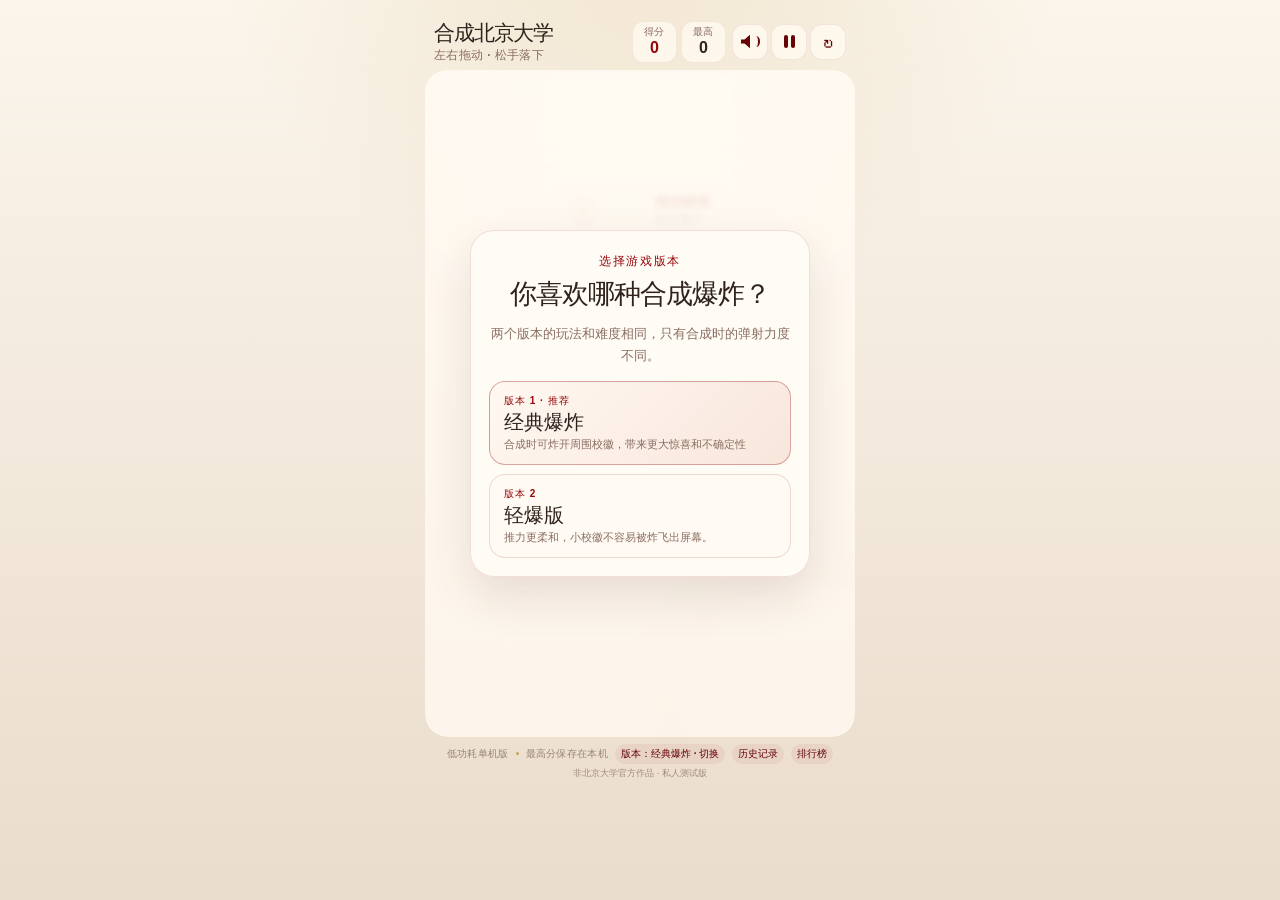
<file: index.html>
<!doctype html>
<html lang="zh-CN">
  <head>
    <meta charset="UTF-8" />
    <meta name="viewport" content="width=device-width, initial-scale=1, viewport-fit=cover" />
    <meta name="theme-color" content="#94070a" />
    <meta
      name="description"
      content="合成北京大学，一款轻量、低功耗的校徽合成小游戏。"
    />
    <title>合成北京大学</title>
    <link rel="icon" href="./assets/badges/pku.png" type="image/png" />
    <script type="module" crossorigin src="./assets/index-_DOlKiVZ.js"></script>
    <link rel="stylesheet" crossorigin href="./assets/index-DOc0jkoI.css">
  </head>
  <body>
    <main class="app" id="app" data-game-status="loading">
      <header class="topbar">
        <div class="brand">
          <h1>合成北京大学</h1>
          <p>左右拖动 · 松手落下</p>
        </div>

        <div class="metrics" aria-label="游戏成绩">
          <div class="metric metric-score">
            <span>得分</span>
            <strong id="score" aria-live="polite">0</strong>
          </div>
          <div class="metric">
            <span>最高</span>
            <strong id="bestScore">0</strong>
          </div>
        </div>

        <div class="header-actions">
          <button class="icon-button" id="soundButton" type="button" aria-label="关闭声音" aria-pressed="true">
            <span class="sound-icon" id="soundIcon" aria-hidden="true"></span>
          </button>
          <button class="icon-button" id="pauseButton" type="button" aria-label="暂停游戏">
            <span class="pause-icon" aria-hidden="true"></span>
          </button>
          <button class="icon-button" id="restartButton" type="button" aria-label="重新开始">
            <span class="restart-icon" aria-hidden="true">↻</span>
          </button>
        </div>
      </header>

      <section class="board" id="board" aria-label="合成北京大学游戏区域">
        <canvas id="gameCanvas" width="400" height="620" aria-label="游戏画布"></canvas>

        <div class="gesture-hint" id="gestureHint" aria-hidden="true">
          <span class="gesture-line"></span>
          <strong>拖动瞄准</strong>
          <span>松手落下</span>
        </div>

        <div class="overlay" id="loadingOverlay" role="status" aria-live="polite">
          <div class="overlay-card loading-card">
            <div class="loading-seal" aria-hidden="true">北</div>
            <h2>正在加载校徽</h2>
            <p>马上开始合成</p>
          </div>
        </div>

        <div class="overlay version-overlay" id="versionOverlay" role="dialog" aria-modal="true" aria-labelledby="versionTitle" hidden>
          <div class="overlay-card version-card">
            <p class="eyebrow">选择游戏版本</p>
            <h2 id="versionTitle">你喜欢哪种合成爆炸？</h2>
            <p class="overlay-copy">两个版本的玩法和难度相同，只有合成时的弹射力度不同。</p>
            <div class="version-options">
              <button class="version-option is-recommended" id="classicVersionButton" type="button">
                <span class="version-number">版本 1 · 推荐</span>
                <strong>经典爆炸</strong>
                <small>合成时可炸开周围校徽，带来更大惊喜和不确定性</small>
              </button>
              <button class="version-option" id="softVersionButton" type="button">
                <span class="version-number">版本 2</span>
                <strong>轻爆版</strong>
                <small>推力更柔和，小校徽不容易飞出屏幕</small>
              </button>
            </div>
            <button class="secondary-button version-cancel" id="versionCancelButton" type="button" hidden>取消切换</button>
          </div>
        </div>

        <div class="overlay" id="pauseOverlay" role="dialog" aria-modal="true" aria-labelledby="pauseTitle" hidden>
          <div class="overlay-card">
            <p class="eyebrow">暂时离开一下</p>
            <h2 id="pauseTitle">游戏已暂停</h2>
            <p class="overlay-copy">继续后从原状态恢复，不补算后台时间。</p>
            <button class="primary-button" id="resumeButton" type="button">继续游戏</button>
          </div>
        </div>

        <div class="overlay" id="restartOverlay" role="dialog" aria-modal="true" aria-labelledby="restartTitle" hidden>
          <div class="overlay-card">
            <h2 id="restartTitle">重新开始？</h2>
            <p class="overlay-copy">当前进度和本局得分都会清空。</p>
            <div class="button-row">
              <button class="secondary-button" id="restartCancelButton" type="button">取消</button>
              <button class="primary-button" id="restartConfirmButton" type="button">重新开始</button>
            </div>
          </div>
        </div>

        <div class="overlay" id="gameOverOverlay" role="dialog" aria-modal="true" aria-labelledby="gameOverTitle" hidden>
          <div class="overlay-card result-card">
            <p class="eyebrow">本局结束</p>
            <h2 id="gameOverTitle">差一点就更大了</h2>
            <div class="result-badge" id="resultBadge">
              <span>最高等级</span>
              <img id="highestItemImage" alt="" />
            </div>
            <div class="result-score">
              <span>本局得分</span>
              <strong id="finalScore">0</strong>
            </div>
            <p class="new-record" id="newRecord" hidden>新纪录！</p>
            <button class="primary-button" id="againButton" type="button">再合一次</button>
          </div>
        </div>

        <div class="overlay history-overlay" id="historyOverlay" role="dialog" aria-modal="true" aria-labelledby="historyTitle" hidden>
          <div class="overlay-card history-card">
            <p class="eyebrow">本机记录</p>
            <h2 id="historyTitle">历史记录</h2>
            <p class="overlay-copy">两个版本分别统计，只记录每局打破最高分时的最终成绩。</p>
            <div class="history-summary">
              <div>
                <span>经典爆炸最高</span>
                <strong id="classicBestScore">0</strong>
              </div>
              <div>
                <span>轻爆版最高</span>
                <strong id="softBestScore">0</strong>
              </div>
            </div>
            <div class="history-list" id="historyList"></div>
            <button class="primary-button history-close-button" id="historyCloseButton" type="button">关闭</button>
          </div>
        </div>

        <div class="overlay leaderboard-overlay" id="leaderboardOverlay" role="dialog" aria-modal="true" aria-labelledby="leaderboardTitle" hidden>
          <div class="overlay-card leaderboard-card">
            <button class="leaderboard-top-close" id="leaderboardCloseButton" type="button" aria-label="关闭排行榜">×</button>
            <p class="eyebrow">私人内测</p>
            <h2 id="leaderboardTitle">排行榜</h2>

            <div id="leaderboardConsentView">
              <p class="overlay-copy leaderboard-intro">参与排行榜前，请确认以下最小匿名数据会被上传到新加坡服务器。</p>
              <ul class="privacy-list">
                <li>自填昵称、两个模式的最高分和成绩更新时间</li>
                <li>好友房名称、邀请关系和房间成员身份</li>
                <li>不会上传手机号、通讯录、定位或真实姓名</li>
              </ul>
              <label class="form-field">
                <span>排行榜昵称</span>
                <input id="leaderboardNicknameInput" maxlength="12" autocomplete="nickname" placeholder="合成玩家1234" />
              </label>
              <label class="check-field">
                <input id="leaderboardGlobalOptIn" type="checkbox" />
                <span>同意后加入自愿全局榜，可随时关闭</span>
              </label>
              <label class="check-field">
                <input id="leaderboardUploadBest" type="checkbox" checked />
                <span>将当前本机最高分作为初始成绩上传</span>
              </label>
              <p class="form-status" id="leaderboardConsentStatus" aria-live="polite"></p>
              <button class="primary-button" id="leaderboardConsentButton" type="button">同意并继续</button>
              <button class="secondary-button leaderboard-secondary-action" id="leaderboardDeclineButton" type="button">暂不参与</button>
              <details class="privacy-details">
                <summary>查看完整隐私说明</summary>
                <div>
                  <p>联网数据存储在新加坡区域。只有主动加入后才会上传昵称、双版本最高分、好友房关系和成绩校验数据。</p>
                  <p>不会上传手机号、邮箱、通讯录、定位或真实姓名。你可以随时关闭全局榜、退出好友房，或删除全部云端数据。</p>
                </div>
              </details>
            </div>

            <div id="leaderboardAppView" hidden>
              <div class="leaderboard-tabs" role="tablist" aria-label="排行榜分类">
                <button class="leaderboard-tab is-active" id="leaderboardGlobalTab" type="button">全局榜</button>
                <button class="leaderboard-tab" id="leaderboardRoomTab" type="button">好友房</button>
                <button class="leaderboard-tab" id="leaderboardMyTab" type="button">我的</button>
              </div>
              <div class="leaderboard-toolbar">
                <div class="mode-switch" aria-label="排行榜版本">
                  <button class="mode-choice is-active" id="leaderboardClassicMode" type="button">经典爆炸</button>
                  <button class="mode-choice" id="leaderboardSoftMode" type="button">轻爆版</button>
                </div>
                <button class="icon-button" id="leaderboardRefreshButton" type="button" aria-label="刷新排行榜">↻</button>
              </div>
              <p class="network-status" id="leaderboardStatus" aria-live="polite"></p>

              <section id="globalRankingPanel">
                <div class="leaderboard-list" id="globalLeaderboardList"></div>
              </section>

              <section id="roomRankingPanel" hidden>
                <div id="roomEmptyView">
                  <div class="room-create-card">
                    <label class="form-field">
                      <span>房名</span>
                      <input id="roomNameInput" maxlength="20" placeholder="例如：宿舍冲榜" />
                    </label>
                    <button class="primary-button" id="createRoomButton" type="button">创建好友房</button>
                  </div>
                  <div class="room-divider"><span>或使用邀请码</span></div>
                  <div class="join-room-row">
                    <input id="joinCodeInput" maxlength="8" autocapitalize="characters" placeholder="8 位邀请码" />
                    <button class="secondary-button" id="joinRoomButton" type="button">加入</button>
                  </div>
                </div>

                <div id="roomContentView" hidden>
                  <div class="room-heading">
                    <div>
                      <span>好友房</span>
                      <strong id="roomHeaderName">好友房</strong>
                    </div>
                    <button class="text-button" id="leaveRoomButton" type="button">退出</button>
                  </div>
                  <div class="invite-code-row">
                    <span>邀请码</span>
                    <strong id="roomInviteCode">--------</strong>
                    <button class="text-button" id="copyRoomCodeButton" type="button">复制</button>
                    <button class="text-button" id="shareRoomCodeButton" type="button">分享</button>
                  </div>
                  <div class="leaderboard-list" id="roomLeaderboardList"></div>
                  <div class="room-owner-actions" id="roomOwnerActions" hidden>
                    <button class="secondary-button" id="renameRoomButton" type="button">重命名</button>
                    <button class="secondary-button danger-button" id="dissolveRoomButton" type="button">解散好友房</button>
                  </div>
                </div>
              </section>

              <section id="myRankingPanel" hidden>
                <div class="profile-card">
                  <label class="form-field">
                    <span>昵称</span>
                    <input id="profileNicknameInput" maxlength="12" />
                  </label>
                  <button class="secondary-button" id="saveNicknameButton" type="button">保存昵称</button>
                  <label class="check-field">
                    <input id="profileGlobalOptIn" type="checkbox" />
                    <span>加入全局排行榜</span>
                  </label>
                </div>
                <div class="profile-card">
                  <p class="profile-title">匿名身份恢复码</p>
                  <p class="profile-note">恢复码只用于换设备找回匿名身份，不要公开分享。</p>
                  <code id="recoveryCodeDisplay">尚未生成</code>
                  <div class="button-row">
                    <button class="secondary-button" id="generateRecoveryCodeButton" type="button">生成恢复码</button>
                    <button class="secondary-button" id="copyRecoveryCodeButton" type="button">复制</button>
                  </div>
                  <label class="form-field recovery-field">
                    <span>使用恢复码</span>
                    <input id="redeemRecoveryCodeInput" maxlength="14" placeholder="XXXX-XXXX-XXXX" />
                  </label>
                  <button class="secondary-button" id="redeemRecoveryCodeButton" type="button">恢复匿名身份</button>
                </div>
                <button class="secondary-button danger-button" id="deleteCloudDataButton" type="button">退出排行并删除云端数据</button>
              </section>
            </div>
          </div>
        </div>
      </section>

      <footer class="app-footer">
        <span>低功耗单机版</span>
        <span class="footer-dot"></span>
        <span>最高分保存在本机</span>
        <button class="version-switch" id="versionSwitchButton" type="button">版本：轻爆版 · 切换</button>
        <button class="version-switch" id="historyButton" type="button">历史记录</button>
        <button class="version-switch" id="leaderboardButton" type="button">排行榜</button>
      </footer>
      <p class="unofficial-notice">非北京大学官方作品 · 私人测试版</p>
    </main>

  </body>
</html>
</file>
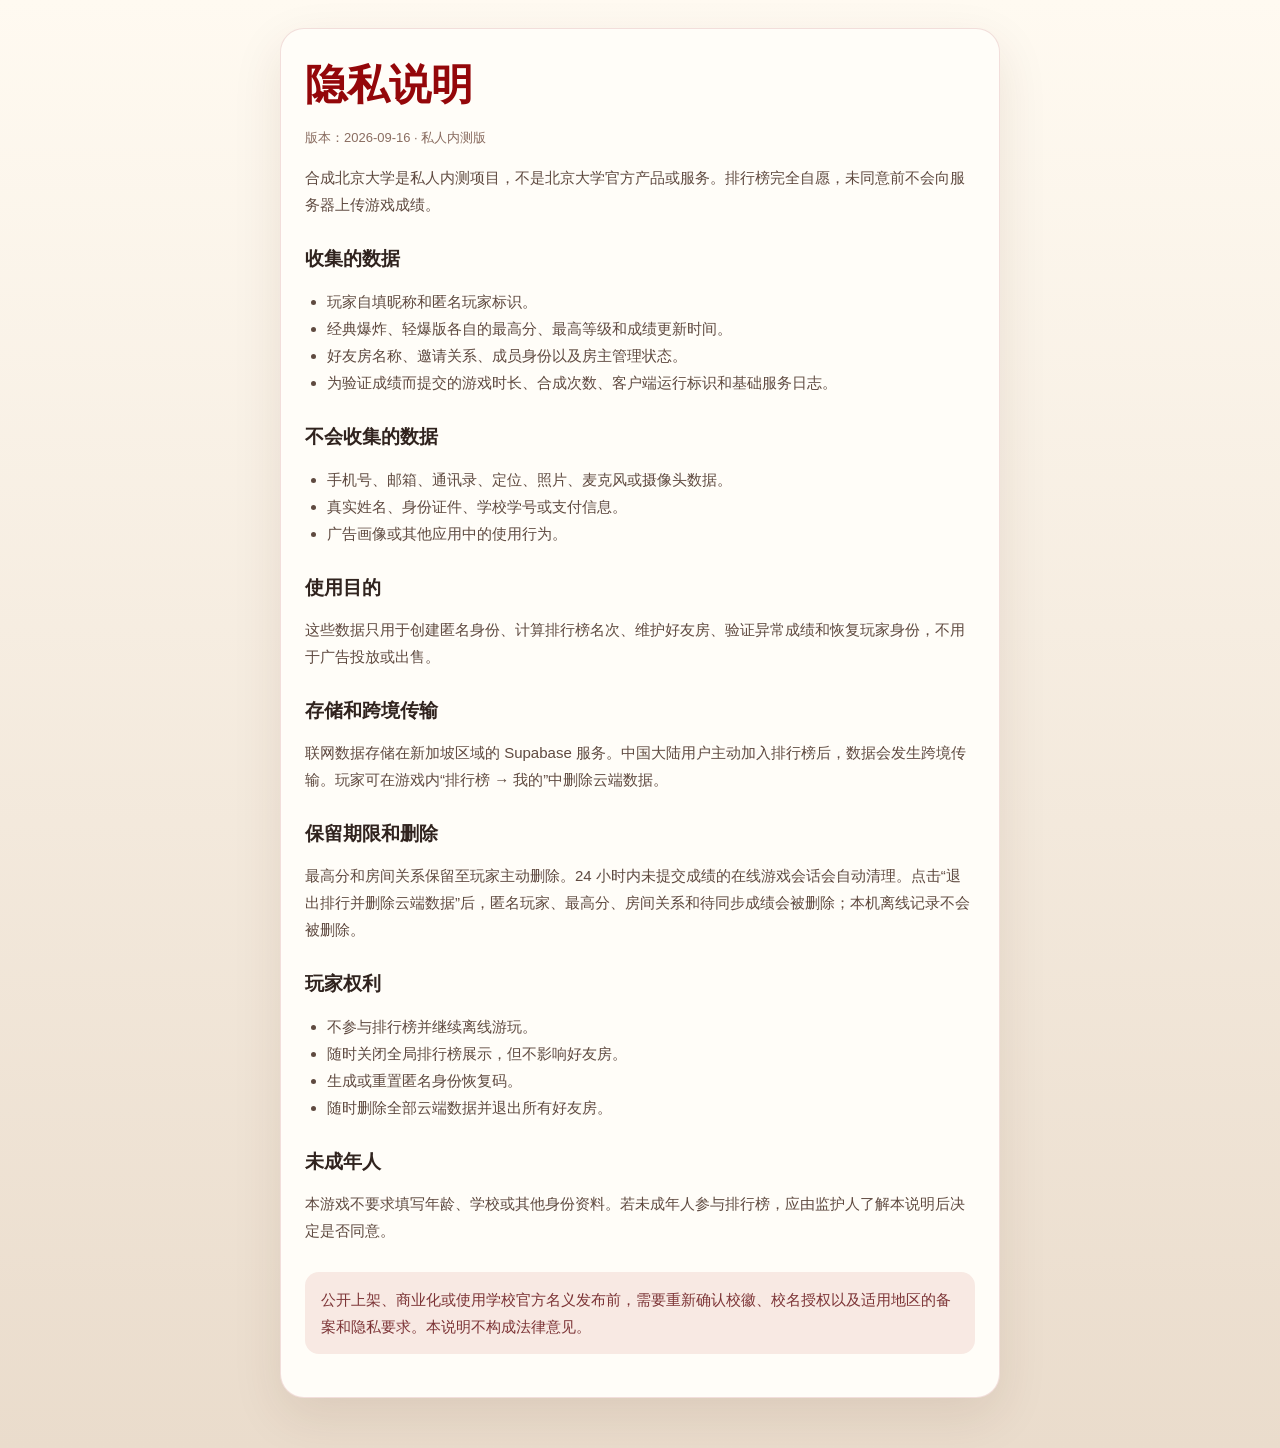
<file: privacy.html>
<!doctype html>
<html lang="zh-CN">
  <head>
    <meta charset="UTF-8" />
    <meta name="viewport" content="width=device-width, initial-scale=1" />
    <meta name="theme-color" content="#94070a" />
    <title>合成北京大学 · 隐私说明</title>
    <style>
      :root { color-scheme: light; font-family: -apple-system, BlinkMacSystemFont, "Segoe UI", "Microsoft YaHei", sans-serif; color: #30231e; background: #efe5d8; }
      * { box-sizing: border-box; }
      body { margin: 0; padding: 28px 18px 50px; background: linear-gradient(180deg, #fffaf1, #eadccc); }
      main { width: min(100%, 720px); margin: 0 auto; padding: 28px 24px; border: 1px solid rgba(148, 7, 10, .12); border-radius: 24px; background: #fffdf8; box-shadow: 0 18px 50px rgba(80, 39, 24, .1); }
      h1 { margin: 0 0 8px; color: #94070a; font-family: "Songti SC", "STSong", serif; font-size: clamp(28px, 7vw, 42px); }
      h2 { margin: 28px 0 9px; font-size: 19px; }
      p, li { color: #5f4a40; font-size: 15px; line-height: 1.8; }
      ul { padding-left: 22px; }
      .meta { color: #8a6d61; font-size: 13px; }
      .note { margin-top: 28px; padding: 14px 16px; border-radius: 14px; color: #7c3436; background: #f8e9e3; }
      a { color: #94070a; font-weight: 700; }
    </style>
  </head>
  <body>
    <main>
      <h1>隐私说明</h1>
      <p class="meta">版本：2026-09-16 · 私人内测版</p>
      <p>合成北京大学是私人内测项目，不是北京大学官方产品或服务。排行榜完全自愿，未同意前不会向服务器上传游戏成绩。</p>

      <h2>收集的数据</h2>
      <ul>
        <li>玩家自填昵称和匿名玩家标识。</li>
        <li>经典爆炸、轻爆版各自的最高分、最高等级和成绩更新时间。</li>
        <li>好友房名称、邀请关系、成员身份以及房主管理状态。</li>
        <li>为验证成绩而提交的游戏时长、合成次数、客户端运行标识和基础服务日志。</li>
      </ul>

      <h2>不会收集的数据</h2>
      <ul>
        <li>手机号、邮箱、通讯录、定位、照片、麦克风或摄像头数据。</li>
        <li>真实姓名、身份证件、学校学号或支付信息。</li>
        <li>广告画像或其他应用中的使用行为。</li>
      </ul>

      <h2>使用目的</h2>
      <p>这些数据只用于创建匿名身份、计算排行榜名次、维护好友房、验证异常成绩和恢复玩家身份，不用于广告投放或出售。</p>

      <h2>存储和跨境传输</h2>
      <p>联网数据存储在新加坡区域的 Supabase 服务。中国大陆用户主动加入排行榜后，数据会发生跨境传输。玩家可在游戏内“排行榜 → 我的”中删除云端数据。</p>

      <h2>保留期限和删除</h2>
      <p>最高分和房间关系保留至玩家主动删除。24 小时内未提交成绩的在线游戏会话会自动清理。点击“退出排行并删除云端数据”后，匿名玩家、最高分、房间关系和待同步成绩会被删除；本机离线记录不会被删除。</p>

      <h2>玩家权利</h2>
      <ul>
        <li>不参与排行榜并继续离线游玩。</li>
        <li>随时关闭全局排行榜展示，但不影响好友房。</li>
        <li>生成或重置匿名身份恢复码。</li>
        <li>随时删除全部云端数据并退出所有好友房。</li>
      </ul>

      <h2>未成年人</h2>
      <p>本游戏不要求填写年龄、学校或其他身份资料。若未成年人参与排行榜，应由监护人了解本说明后决定是否同意。</p>

      <p class="note">公开上架、商业化或使用学校官方名义发布前，需要重新确认校徽、校名授权以及适用地区的备案和隐私要求。本说明不构成法律意见。</p>
    </main>
  </body>
</html>
</file>
<file: assets/index-DOc0jkoI.css>
:root{color-scheme:light;font-family:ui-sans-serif,-apple-system,BlinkMacSystemFont,Segoe UI,Microsoft YaHei,sans-serif;font-synthesis:none;--pku-red: #94070a;--pku-red-deep: #650306;--pku-gold: #c7a35a;--paper: #fffaf1;--ink: #30231e;--muted: #8a6d61;-webkit-tap-highlight-color:transparent}*{box-sizing:border-box}[hidden]{display:none!important}html,body{min-height:100%;margin:0}html{overflow-x:hidden;background:#efe5d8}body{min-height:100svh;overflow-x:hidden;overscroll-behavior:none;color:var(--ink);background:radial-gradient(circle at 50% -12%,rgba(199,163,90,.2),transparent 36%),linear-gradient(180deg,#fbf5eb,#eadccc)}button,canvas{-webkit-user-select:none;user-select:none}button{margin:0;padding:0;border:0;font:inherit;color:inherit;background:none;-webkit-appearance:none;appearance:none}button,canvas{outline:none}button:focus-visible{box-shadow:0 0 0 3px #94070a33}.app{width:min(100vw,430px,calc((100svh - 82px) * .6451613));margin:0 auto;padding-top:env(safe-area-inset-top);display:grid;grid-template-rows:auto auto auto;align-content:start}.topbar{position:relative;z-index:4;min-height:58px;padding:7px 9px 6px;display:grid;grid-template-columns:minmax(0,1fr) auto auto;align-items:center;gap:6px}.brand{min-width:0}.brand h1{margin:0;overflow:hidden;font-family:Songti SC,STSong,serif;font-size:21px;font-weight:800;letter-spacing:-.055em;line-height:1.05;text-overflow:ellipsis;white-space:nowrap}.brand p{margin:4px 0 0;overflow:hidden;color:var(--muted);font-size:12px;font-weight:700;letter-spacing:.03em;line-height:1;text-overflow:ellipsis;white-space:nowrap}.metrics{display:flex;gap:4px}.metric{min-width:45px;height:42px;padding:4px 5px;border:1px solid rgba(148,7,10,.07);border-radius:12px;display:flex;flex-direction:column;align-items:center;justify-content:center;text-align:center;background:#fffaf1c7}.metric span{color:var(--muted);font-size:10px;font-weight:800;letter-spacing:.08em;line-height:1}.metric strong{margin-top:3px;font-size:16px;font-variant-numeric:tabular-nums;font-weight:800;line-height:1}.metric-score strong{color:var(--pku-red)}.header-actions{display:flex;gap:3px}.icon-button{width:36px;height:36px;border:1px solid rgba(148,7,10,.08);border-radius:12px;display:grid;place-items:center;cursor:pointer;color:var(--pku-red-deep);background:#fffaf1cc;transition:transform .1s ease,background-color .1s ease}.icon-button:active,.primary-button:active,.secondary-button:active{transform:translateY(1px) scale(.985)}.pause-icon{position:relative;width:13px;height:15px}.pause-icon:before,.pause-icon:after{position:absolute;top:1px;width:4px;height:13px;border-radius:2px;background:currentColor;content:""}.pause-icon:before{left:1px}.pause-icon:after{right:1px}.restart-icon{font-size:21px;font-weight:500;line-height:1}.sound-icon{position:relative;width:19px;height:17px;display:block}.sound-icon:before{position:absolute;top:1px;left:0;width:13px;height:15px;background:currentColor;clip-path:polygon(0 36%,31% 36%,73% 5%,73% 95%,31% 64%,0 64%);content:""}.sound-icon:after{position:absolute;top:3px;right:0;width:6px;height:11px;border-right:2px solid currentColor;border-radius:0 50% 50% 0;content:""}.sound-icon.is-muted:after{top:8px;right:-1px;width:20px;height:2px;border:0;border-radius:999px;background:currentColor;transform:rotate(-45deg)}.board{position:relative;width:100%;aspect-ratio:20 / 31;overflow:hidden;isolation:isolate;background:radial-gradient(circle at 50% 24%,rgba(255,255,255,.92),transparent 39%),linear-gradient(180deg,#fffaf1,#f6e7d4 63%,#efd8c7);box-shadow:inset 0 0 0 1px #94070a12}.board:before,.board:after{position:absolute;z-index:0;pointer-events:none;content:""}.board:before{inset:0;opacity:.34;background-image:linear-gradient(rgba(148,7,10,.025) 1px,transparent 1px),linear-gradient(90deg,rgba(148,7,10,.025) 1px,transparent 1px);background-size:32px 32px}.board:after{right:-90px;bottom:-105px;width:260px;height:260px;border:1px solid rgba(148,7,10,.08);border-radius:50%;box-shadow:0 0 0 28px #94070a06,0 0 0 58px #94070a05}#gameCanvas{position:absolute;z-index:1;inset:0;width:100%;height:100%;display:block;touch-action:none;cursor:crosshair}.gesture-hint{position:absolute;z-index:3;top:112px;left:50%;width:170px;padding:10px 13px;border:1px solid rgba(148,7,10,.1);border-radius:16px;display:grid;grid-template-columns:1fr auto;gap:2px 10px;color:var(--muted);font-size:12px;line-height:1.2;background:#fffaf1e0;transform:translate(-50%);transition:opacity .18s ease,transform .18s ease;pointer-events:none}.gesture-hint strong{color:var(--pku-red);font-size:14px}.gesture-hint.is-hidden{opacity:0;transform:translate(-50%,-6px)}.gesture-line{grid-row:1 / span 2;width:28px;height:28px;border:2px solid rgba(148,7,10,.26);border-radius:50%;align-self:center}.gesture-line:before,.gesture-line:after{position:absolute;content:""}.gesture-line:before{width:6px;height:6px;margin:9px 0 0 9px;border-radius:50%;background:var(--pku-gold)}.gesture-line:after{width:2px;height:12px;margin:16px 0 0 13px;border-radius:2px;background:#94070a52}.overlay{position:absolute;z-index:10;inset:0;padding:22px;display:grid;place-items:center;background:#fffaf1db;backdrop-filter:blur(3px)}.version-overlay{z-index:20}.history-overlay{z-index:15}.leaderboard-overlay{z-index:16}.overlay-card{width:100%;max-width:316px;padding:25px 22px 22px;border:1px solid rgba(148,7,10,.12);border-radius:24px;text-align:center;background:#fffcf6f7;box-shadow:0 18px 46px #50271821}.version-card{max-width:340px;padding:22px 18px 18px}.version-card .overlay-copy{margin-bottom:15px;font-size:13px}.version-options{display:grid;gap:9px}.version-option{min-height:82px;padding:12px 14px;border:1px solid rgba(148,7,10,.14);border-radius:16px;display:grid;gap:3px;cursor:pointer;text-align:left;color:var(--ink);background:#fffaf3;transition:transform .1s ease,border-color .1s ease,background-color .1s ease}.version-option.is-recommended{border-color:#94070a57;background:linear-gradient(135deg,#fff8f1,#f8e6dc)}.version-option:active{transform:translateY(1px) scale(.99)}.version-number{color:var(--pku-red);font-size:10px;font-weight:900;letter-spacing:.1em}.version-option strong{font-family:Songti SC,STSong,serif;font-size:20px;line-height:1.15}.version-option small{color:var(--muted);font-size:11px;line-height:1.35}.version-cancel{margin-top:12px}.history-card{max-width:340px}.history-card .overlay-copy{margin-top:9px;margin-bottom:14px;font-size:12px}.history-summary{display:grid;grid-template-columns:1fr 1fr;gap:8px;margin-bottom:11px}.history-summary>div{padding:10px 8px;border-radius:13px;display:grid;gap:4px;text-align:left;background:#f5ecdf}.history-summary span{color:var(--muted);font-size:10px;font-weight:800}.history-summary strong{color:var(--pku-red);font-size:20px;font-variant-numeric:tabular-nums}.history-list{max-height:238px;margin-bottom:13px;padding-right:3px;overflow-y:auto;overscroll-behavior:contain}.history-empty{padding:24px 8px;color:var(--muted);font-size:13px;text-align:center}.history-entry{min-height:48px;padding:8px 10px;border-bottom:1px solid rgba(148,7,10,.08);display:grid;grid-template-columns:minmax(0,1fr) auto;grid-template-rows:auto auto;gap:1px 8px;align-items:center;text-align:left}.history-entry:last-child{border-bottom:0}.history-entry .history-mode{color:var(--muted);font-size:11px;font-weight:800}.history-entry .history-time{grid-column:1;color:#5a42388c;font-size:10px}.history-entry strong{grid-column:2;grid-row:1 / span 2;color:var(--pku-red);font-size:19px;font-variant-numeric:tabular-nums}.history-close-button{margin-top:0}.leaderboard-card{position:relative;max-width:350px;max-height:calc(100svh - 88px);padding:23px 18px 18px;overflow-y:auto;overscroll-behavior:contain}.leaderboard-top-close{position:absolute;top:11px;right:12px;width:32px;height:32px;border-radius:50%;cursor:pointer;color:var(--pku-red);font-size:23px;line-height:1;background:#94070a0f}.leaderboard-intro{margin-top:10px;margin-bottom:11px}.privacy-list{margin:0 0 13px;padding:10px 12px 10px 28px;border-radius:13px;color:var(--muted);font-size:11px;line-height:1.55;text-align:left;background:#f7efe4}.form-field{display:grid;gap:5px;margin-bottom:10px;text-align:left}.form-field>span,.profile-title{color:var(--muted);font-size:11px;font-weight:800}.form-field input,.join-room-row input{width:100%;min-height:40px;padding:0 11px;border:1px solid rgba(148,7,10,.14);border-radius:11px;color:var(--ink);font:inherit;font-size:13px;background:#fffdf8}.check-field{min-height:34px;display:flex;align-items:flex-start;gap:8px;color:var(--muted);font-size:11px;line-height:1.45;text-align:left}.check-field input{width:17px;height:17px;margin:0;accent-color:var(--pku-red)}.form-status,.network-status{min-height:17px;margin:4px 0 9px;color:var(--muted);font-size:11px;line-height:1.4}.form-status.is-error,.network-status.is-error{color:#b4232a}.leaderboard-secondary-action{margin-top:8px}.privacy-details{margin-top:11px;color:var(--muted);font-size:11px;text-align:left}.privacy-details summary{cursor:pointer;color:var(--pku-red);font-weight:800;text-align:center}.privacy-details>div{margin-top:8px;padding:10px;border-radius:11px;line-height:1.55;background:#f7efe4}.privacy-details p{margin:0 0 7px}.privacy-details p:last-child{margin-bottom:0}.leaderboard-tabs{margin:16px 0 10px;padding:3px;border-radius:12px;display:grid;grid-template-columns:repeat(3,1fr);background:#f2e8dc}.leaderboard-tab,.mode-choice{min-height:34px;border-radius:9px;cursor:pointer;color:var(--muted);font-size:11px;font-weight:800}.leaderboard-tab.is-active,.mode-choice.is-active{color:var(--pku-red);background:#fffdf8;box-shadow:0 2px 8px #4f271a14}.leaderboard-toolbar{display:flex;align-items:center;justify-content:space-between;gap:8px}.mode-switch{padding:3px;border-radius:11px;display:flex;gap:3px;background:#f2e8dc}.mode-choice{padding:0 9px}.leaderboard-list{min-height:120px;margin-top:5px}.leaderboard-row{min-height:49px;padding:8px 5px;border-bottom:1px solid rgba(148,7,10,.08);display:grid;grid-template-columns:34px minmax(0,1fr) auto auto;align-items:center;gap:7px;text-align:left}.leaderboard-row.is-current{border-radius:10px;background:#94070a0e}.leaderboard-rank{color:var(--muted);font-size:12px;font-weight:900;text-align:center}.leaderboard-player{min-width:0}.leaderboard-player strong{display:block;overflow:hidden;font-size:13px;text-overflow:ellipsis;white-space:nowrap}.leaderboard-player small{color:var(--muted);font-size:9px}.leaderboard-score{color:var(--pku-red);font-size:17px;font-variant-numeric:tabular-nums}.remove-member-button{width:25px;height:25px;border-radius:50%;cursor:pointer;color:#a33438;background:#94070a14}.room-create-card,.profile-card{margin-top:12px;padding:12px;border-radius:14px;background:#f7efe4}.room-divider{margin:15px 0;display:flex;align-items:center;gap:9px;color:var(--muted);font-size:10px}.room-divider:before,.room-divider:after{height:1px;flex:1;background:#94070a1a;content:""}.join-room-row{display:grid;grid-template-columns:1fr auto;gap:7px}.join-room-row button{width:auto;padding:0 14px}.room-heading{padding:13px 3px 8px;display:flex;align-items:center;justify-content:space-between;text-align:left}.room-heading>div{display:grid;gap:2px}.room-heading span,.invite-code-row>span{color:var(--muted);font-size:10px;font-weight:800}.room-heading strong{font-size:18px}.text-button{padding:5px 7px;cursor:pointer;color:var(--pku-red);font-size:11px;font-weight:800}.invite-code-row{margin-bottom:7px;padding:9px;border-radius:11px;display:grid;grid-template-columns:auto 1fr auto auto;align-items:center;gap:7px;background:#f7efe4}.invite-code-row strong{color:var(--pku-red);letter-spacing:.08em}.room-owner-actions{margin-top:12px;display:grid;grid-template-columns:1fr 1fr;gap:7px}.danger-button{color:#a32329;background:#94070a14}.profile-card{text-align:left}.profile-card+.profile-card{margin-top:9px}.profile-title{margin:0 0 4px}.profile-note{margin:0 0 8px;color:var(--muted);font-size:10px;line-height:1.45}.profile-card code{display:block;min-height:38px;margin-bottom:9px;padding:10px;border-radius:10px;color:var(--pku-red);font-family:ui-monospace,SFMono-Regular,Menlo,monospace;font-size:15px;font-weight:800;letter-spacing:.08em;text-align:center;background:#fffdf8}.recovery-field,.profile-card .check-field{margin-top:11px}.unofficial-notice{margin:0 0 5px;color:#5a423885;font-size:9px;text-align:center}.overlay h2{margin:0;font-family:Songti SC,STSong,serif;font-size:27px;letter-spacing:-.04em;line-height:1.25}.eyebrow{margin:0 0 8px;color:var(--pku-red);font-size:12px;font-weight:800;letter-spacing:.14em}.overlay-copy{margin:12px 0 21px;color:var(--muted);font-size:14px;line-height:1.65}.primary-button,.secondary-button{min-height:44px;border-radius:13px;cursor:pointer;font-size:14px;font-weight:800;transition:transform .1s ease,filter .1s ease}.primary-button{width:100%;color:#fff;background:linear-gradient(135deg,var(--pku-red) 0%,#b32326 100%);box-shadow:0 7px 16px #94070a2e}.secondary-button{width:100%;color:var(--pku-red-deep);background:#f4eadc}.button-row{display:grid;grid-template-columns:1fr 1fr;gap:9px}.loading-card p{margin:10px 0 0;color:var(--muted);font-size:13px}.loading-seal{width:62px;height:62px;margin:0 auto 15px;border:3px double rgba(255,255,255,.68);border-radius:50%;display:grid;place-items:center;color:#fff;font-family:Songti SC,STSong,serif;font-size:31px;font-weight:800;background:var(--pku-red);box-shadow:0 8px 20px #94070a33}.result-card{padding-top:22px}.result-badge{width:130px;margin:18px auto 13px;display:grid;justify-items:center;gap:7px;color:var(--muted);font-size:11px;font-weight:800;letter-spacing:.08em}.result-badge img{width:82px;height:82px;object-fit:contain}.result-score{margin-bottom:15px;padding:11px;border-radius:14px;display:flex;align-items:center;justify-content:space-between;color:var(--muted);font-size:12px;font-weight:800;background:#f5ecdf}.result-score strong{color:var(--pku-red);font-size:22px;font-variant-numeric:tabular-nums}.new-record{margin:-4px 0 13px;color:#aa782b;font-size:13px;font-weight:900}.app-footer{min-height:24px;padding:7px 8px 3px;display:flex;flex-wrap:wrap;align-items:center;justify-content:center;gap:7px;color:#5a423894;font-size:10px;font-weight:700;letter-spacing:.03em}.version-switch{padding:3px 6px;border-radius:999px;cursor:pointer;color:var(--pku-red-deep);font-size:10px;font-weight:800;background:#94070a0f}.footer-dot{width:3px;height:3px;border-radius:50%;background:var(--pku-gold)}.metric-score strong.is-popping{animation:score-pop .18s ease-out}@keyframes score-pop{0%{transform:scale(1)}45%{color:var(--pku-gold);transform:scale(1.2)}to{transform:scale(1)}}@media(min-width:520px){.board{border-radius:22px}.app{margin-top:12px;margin-bottom:12px}}@media(max-width:360px){.brand p{display:none}.brand h1{font-size:19px}.metric{min-width:41px}.icon-button{width:33px}}@media(max-height:700px){.app{width:min(100vw,430px,calc((100svh - 74px) * .6451613))}.topbar{min-height:52px;padding-top:4px;padding-bottom:4px}.app-footer{min-height:20px;padding-top:4px;padding-bottom:2px}.unofficial-notice{display:none}}@media(prefers-reduced-motion:reduce){*,*:before,*:after{scroll-behavior:auto!important;animation-duration:.01ms!important;animation-iteration-count:1!important;transition-duration:.01ms!important}}
</file>
